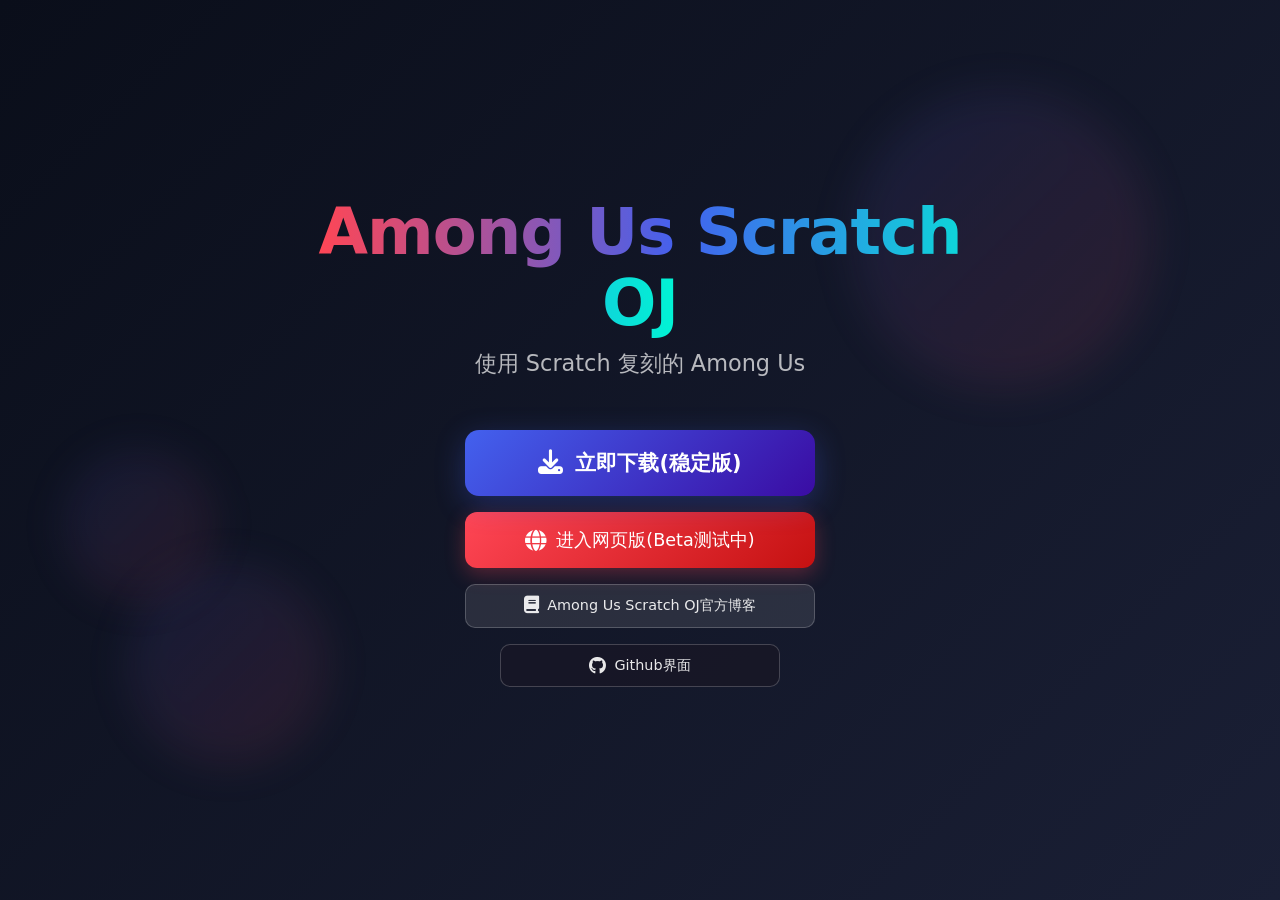
<file: index.html>
<!DOCTYPE html>
<html lang="zh-CN">
<head>
    <meta charset="UTF-8">
    <meta name="viewport" content="width=device-width, initial-scale=1.0">
    <title>Among Us Scratch OJ</title>
    <link rel="stylesheet" href="https://cdnjs.cloudflare.com/ajax/libs/font-awesome/6.4.0/css/all.min.css">
    <style>
        * {
            margin: 0;
            padding: 0;
            box-sizing: border-box;
        }
        
        body {
            font-family: 'Segoe UI', system-ui, -apple-system, sans-serif;
            background: linear-gradient(135deg, #0a0e1a 0%, #1a1f35 100%);
            color: white;
            min-height: 100vh;
            display: flex;
            align-items: center;
            justify-content: center;
            overflow-x: hidden;
        }
        
        .container {
            text-align: center;
            max-width: 800px;
            padding: 3rem 2rem;
            position: relative;
            z-index: 2;
        }
        
        .title-container {
            margin-bottom: 3rem;
        }
        
        h1 {
            font-size: 4rem;
            font-weight: 800;
            margin-bottom: 0.5rem;
            letter-spacing: -1px;
            line-height: 1.1;
        }
        
        .title-gradient {
            background: linear-gradient(90deg, #ff4655 0%, #4361ee 50%, #00f5d4 100%);
            -webkit-background-clip: text;
            -webkit-text-fill-color: transparent;
            background-clip: text;
        }
        
        .subtitle {
            font-size: 1.4rem;
            color: rgba(255, 255, 255, 0.7);
            font-weight: 300;
            max-width: 600px;
            margin: 0 auto;
            line-height: 1.6;
        }
        
        .download-section {
            margin-top: 3rem;
        }
        
        .buttons-container {
            display: flex;
            flex-direction: column;
            align-items: center;
            gap: 1rem;
            margin-bottom: 1rem;
        }
        
        .download-btn {
            display: inline-flex;
            align-items: center;
            justify-content: center;
            gap: 12px;
            background: linear-gradient(135deg, #4361ee 0%, #3a0ca3 100%);
            color: white;
            font-size: 1.3rem;
            font-weight: 600;
            padding: 1.2rem 3rem;
            border-radius: 14px;
            text-decoration: none;
            transition: all 0.3s cubic-bezier(0.4, 0, 0.2, 1);
            box-shadow: 0 8px 30px rgba(67, 97, 238, 0.3);
            border: none;
            cursor: pointer;
            position: relative;
            overflow: hidden;
            width: 100%;
            max-width: 350px;
        }
        
        .download-btn:hover {
            transform: translateY(-3px);
            box-shadow: 0 15px 40px rgba(67, 97, 238, 0.5);
            background: linear-gradient(135deg, #4a6eff 0%, #4a0fb5 100%);
        }
        
        .download-btn:active {
            transform: translateY(0);
        }
        
        .web-btn {
            display: inline-flex;
            align-items: center;
            justify-content: center;
            gap: 10px;
            background: linear-gradient(135deg, #ff4655 0%, #c51111 100%);
            color: white;
            font-size: 1.1rem;
            font-weight: 500;
            padding: 1rem 2.5rem;
            border-radius: 12px;
            text-decoration: none;
            transition: all 0.3s cubic-bezier(0.4, 0, 0.2, 1);
            border: none;
            cursor: pointer;
            width: 100%;
            max-width: 350px;
            box-shadow: 0 6px 20px rgba(255, 70, 85, 0.3);
        }
        
        .web-btn:hover {
            transform: translateY(-2px);
            box-shadow: 0 12px 30px rgba(255, 70, 85, 0.5);
            background: linear-gradient(135deg, #ff5c6a 0%, #d52121 100%);
        }
        
        .web-btn:active {
            transform: translateY(0);
        }
        
        .tutorial-btn {
            display: inline-flex;
            align-items: center;
            justify-content: center;
            gap: 8px;
            background: rgba(255, 255, 255, 0.1);
            color: rgba(255, 255, 255, 0.9);
            font-size: 0.9rem;
            font-weight: 500;
            padding: 0.7rem 1.8rem;
            border-radius: 10px;
            text-decoration: none;
            transition: all 0.3s cubic-bezier(0.4, 0, 0.2, 1);
            border: 1px solid rgba(255, 255, 255, 0.2);
            cursor: pointer;
            width: 100%;
            max-width: 350px;
            text-align: center;
        }
        
        .tutorial-btn:hover {
            background: rgba(255, 255, 255, 0.15);
            color: white;
            border-color: rgba(255, 255, 255, 0.3);
            transform: translateY(-1px);
        }
        
        .tutorial-btn:active {
            transform: translateY(0);
        }
        
        .github-btn {
            display: inline-flex;
            align-items: center;
            justify-content: center;
            gap: 8px;
            background: rgba(24, 23, 38, 0.8);
            color: rgba(255, 255, 255, 0.9);
            font-size: 0.9rem;
            font-weight: 500;
            padding: 0.7rem 1.8rem;
            border-radius: 10px;
            text-decoration: none;
            transition: all 0.3s cubic-bezier(0.4, 0, 0.2, 1);
            border: 1px solid rgba(255, 255, 255, 0.2);
            cursor: pointer;
            width: 100%;
            max-width: 280px;
        }
        
        .github-btn:hover {
            background: rgba(36, 35, 48, 0.9);
            color: white;
            border-color: rgba(255, 255, 255, 0.3);
            transform: translateY(-1px);
        }
        
        .github-btn:active {
            transform: translateY(0);
        }
        
        .download-btn i, .web-btn i, .tutorial-btn i, .github-btn i {
            font-size: 1.2em;
            transition: transform 0.3s ease;
        }
        
        .download-btn:hover i {
            transform: translateY(2px);
        }
        
        .web-btn:hover i {
            transform: translateY(1px);
        }
        
        .tutorial-btn:hover i, .github-btn:hover i {
            transform: translateY(1px);
        }
        
        .btn-pulse {
            position: absolute;
            width: 100%;
            height: 100%;
            top: 0;
            left: 0;
            border-radius: 14px;
            background: rgba(255, 255, 255, 0.1);
            opacity: 0;
            animation: pulse 2s infinite;
        }
        
        @keyframes pulse {
            0% {
                transform: scale(1);
                opacity: 0.7;
            }
            100% {
                transform: scale(1.1);
                opacity: 0;
            }
        }
        
        .version-info {
            margin-top: 1.5rem;
            color: rgba(255, 255, 255, 0.5);
            font-size: 0.9rem;
        }
        
        /* 装饰元素 */
        .decoration {
            position: absolute;
            width: 100%;
            height: 100%;
            top: 0;
            left: 0;
            z-index: 1;
            pointer-events: none;
        }
        
        .floating-shape {
            position: absolute;
            border-radius: 50%;
            background: linear-gradient(135deg, rgba(67, 97, 238, 0.1), rgba(255, 70, 85, 0.1));
            filter: blur(20px);
        }
        
        .shape-1 {
            width: 300px;
            height: 300px;
            top: 10%;
            right: 10%;
            animation: float 20s infinite ease-in-out;
        }
        
        .shape-2 {
            width: 200px;
            height: 200px;
            bottom: 15%;
            left: 10%;
            animation: float 25s infinite ease-in-out reverse;
        }
        
        .shape-3 {
            width: 150px;
            height: 150px;
            top: 50%;
            left: 5%;
            animation: float 18s infinite ease-in-out;
        }
        
        @keyframes float {
            0%, 100% {
                transform: translate(0, 0) rotate(0deg);
            }
            33% {
                transform: translate(30px, -50px) rotate(120deg);
            }
            66% {
                transform: translate(-20px, 20px) rotate(240deg);
            }
        }
        
        /* 响应式设计 */
        @media (max-width: 768px) {
            h1 {
                font-size: 2.8rem;
            }
            
            .subtitle {
                font-size: 1.2rem;
                padding: 0 1rem;
            }
            
            .download-btn {
                font-size: 1.1rem;
                padding: 1rem 2.5rem;
            }
            
            .web-btn {
                font-size: 1rem;
                padding: 0.9rem 2rem;
            }
            
            .tutorial-btn, .github-btn {
                font-size: 0.85rem;
                padding: 0.65rem 1.6rem;
                max-width: 280px;
            }
            
            .container {
                padding: 2rem 1.5rem;
            }
        }
        
        @media (max-width: 480px) {
            h1 {
                font-size: 2.2rem;
            }
            
            .subtitle {
                font-size: 1rem;
            }
            
            .download-btn {
                font-size: 1rem;
                padding: 0.9rem 2rem;
                flex-direction: column;
                gap: 8px;
            }
            
            .web-btn {
                font-size: 0.9rem;
                padding: 0.8rem 1.8rem;
                flex-direction: column;
                gap: 6px;
            }
            
            .tutorial-btn, .github-btn {
                font-size: 0.8rem;
                padding: 0.6rem 1.4rem;
                flex-direction: column;
                gap: 5px;
                max-width: 240px;
            }
            
            .download-btn i, .web-btn i, .tutorial-btn i, .github-btn i {
                font-size: 1.4em;
            }
        }
        
        /* 加载动画 */
        .loading-dots {
            display: none;
            gap: 8px;
            margin-top: 1rem;
            justify-content: center;
        }
        
        .loading-dots span {
            width: 10px;
            height: 10px;
            border-radius: 50%;
            background: #4361ee;
            animation: bounce 1.4s infinite ease-in-out both;
        }
        
        .loading-dots span:nth-child(1) {
            animation-delay: -0.32s;
        }
        
        .loading-dots span:nth-child(2) {
            animation-delay: -0.16s;
        }
        
        @keyframes bounce {
            0%, 80%, 100% {
                transform: scale(0);
            }
            40% {
                transform: scale(1);
            }
        }
    </style>
</head>
<body>
    <!-- 背景装饰 -->
    <div class="decoration">
        <div class="floating-shape shape-1"></div>
        <div class="floating-shape shape-2"></div>
        <div class="floating-shape shape-3"></div>
    </div>
    
    <!-- 主内容 -->
    <div class="container">
        <div class="title-container">
            <h1><span class="title-gradient">Among Us Scratch OJ</span></h1>
            <p class="subtitle">使用 Scratch 复刻的 Among Us</p>
        </div>
        
        <div class="download-section">
            <div class="buttons-container">
                <a href=".download" class="download-btn" id="downloadBtn">
                    <span class="btn-pulse"></span>
                    <i class="fas fa-download"></i>
                    立即下载(稳定版)
                </a>
                
                <a href="/jump-to/onlineplay" class="web-btn" id="webBtn" target="_blank">
                    <i class="fas fa-globe"></i>
                    进入网页版(Beta测试中)
                </a>
                
                <a href="/jump-to/auoj_blog" class="tutorial-btn" id="tutorialBtn" target="_blank">
                    <i class="fas fa-book"></i>
                    Among Us Scratch OJ官方博客
                </a>
                
                <a href="https://github.com/zhuo-yue-shi/AmongUsSc/" class="github-btn" id="githubBtn" target="_blank">
                    <i class="fab fa-github"></i>
                    Github界面
                </a>
            </div>
            
            <div class="loading-dots" id="loadingDots">
                <span></span>
                <span></span>
                <span></span>
            </div>
        </div>
    </div>
    
    <script>
        document.addEventListener('DOMContentLoaded', function() {
            const downloadBtn = document.getElementById('downloadBtn');
            const webBtn = document.getElementById('webBtn');
            const tutorialBtn = document.getElementById('tutorialBtn');
            const githubBtn = document.getElementById('githubBtn');
            const loadingDots = document.getElementById('loadingDots');
            
            // 点击下载按钮
            downloadBtn.addEventListener('click', function(e) {
                e.preventDefault();
                
                // 显示加载动画
                downloadBtn.style.opacity = '0.8';
                downloadBtn.style.pointerEvents = 'none';
                webBtn.style.opacity = '0.8';
                webBtn.style.pointerEvents = 'none';
                tutorialBtn.style.opacity = '0.8';
                tutorialBtn.style.pointerEvents = 'none';
                githubBtn.style.opacity = '0.8';
                githubBtn.style.pointerEvents = 'none';
                loadingDots.style.display = 'flex';
                
                // 模拟下载过程
                setTimeout(() => {
                    // 在实际应用中，这里应该跳转到下载页面
                    window.location.href = './download';
                    
                    // 恢复按钮状态（如果跳转失败）
                    setTimeout(() => {
                        downloadBtn.style.opacity = '1';
                        downloadBtn.style.pointerEvents = 'auto';
                        webBtn.style.opacity = '1';
                        webBtn.style.pointerEvents = 'auto';
                        tutorialBtn.style.opacity = '1';
                        tutorialBtn.style.pointerEvents = 'auto';
                        githubBtn.style.opacity = '1';
                        githubBtn.style.pointerEvents = 'auto';
                        loadingDots.style.display = 'none';
                    }, 3000);
                }, 1500);
            });
            
            // 点击网页版按钮
            webBtn.addEventListener('click', function(e) {
                // 添加点击反馈
                this.style.transform = 'scale(0.95)';
                setTimeout(() => {
                    this.style.transform = '';
                }, 150);
                
                // 在新标签页中打开网页版（target="_blank"已设置）
                console.log('正在打开网页版: https://auoj.ytt11.xyz/jump-to/onlineplay');
            });
            
            // 点击教程按钮
            tutorialBtn.addEventListener('click', function(e) {
                // 添加点击反馈
                this.style.transform = 'scale(0.95)';
                setTimeout(() => {
                    this.style.transform = '';
                }, 150);
                
                // 在新标签页中打开教程（target="_blank"已设置）
                console.log('正在打开教程: https://auoj.ytt11.xyz/jump-to/auoj_blog');
            });
            
            // 点击Github按钮
            githubBtn.addEventListener('click', function(e) {
                // 添加点击反馈
                this.style.transform = 'scale(0.95)';
                setTimeout(() => {
                    this.style.transform = '';
                }, 150);
                
                // 在新标签页中打开Github（target="_blank"已设置）
                console.log('正在打开Github界面: https://github.com/zhuo-yue-shi/AmongUsSc/');
            });
            
            // 添加键盘支持
            document.addEventListener('keydown', function(e) {
                if (e.key === 'Enter' || e.key === ' ') {
                    downloadBtn.focus();
                }
                
                if (e.key === 'Enter' && document.activeElement === downloadBtn) {
                    downloadBtn.click();
                }
                
                // 按W键聚焦网页版按钮
                if (e.key === 'w' || e.key === 'W') {
                    webBtn.focus();
                    e.preventDefault();
                }
                
                // 按T键聚焦教程按钮
                if (e.key === 't' || e.key === 'T') {
                    tutorialBtn.focus();
                    e.preventDefault();
                }
                
                // 按G键聚焦Github按钮
                if (e.key === 'g' || e.key === 'G') {
                    githubBtn.focus();
                    e.preventDefault();
                }
            });
            
            // 装饰元素动画增强
            const shapes = document.querySelectorAll('.floating-shape');
            shapes.forEach(shape => {
                // 随机动画参数
                const duration = Math.random() * 15 + 20;
                shape.style.animationDuration = `${duration}s`;
            });
        });
    </script>
</body>
</html>
</file>
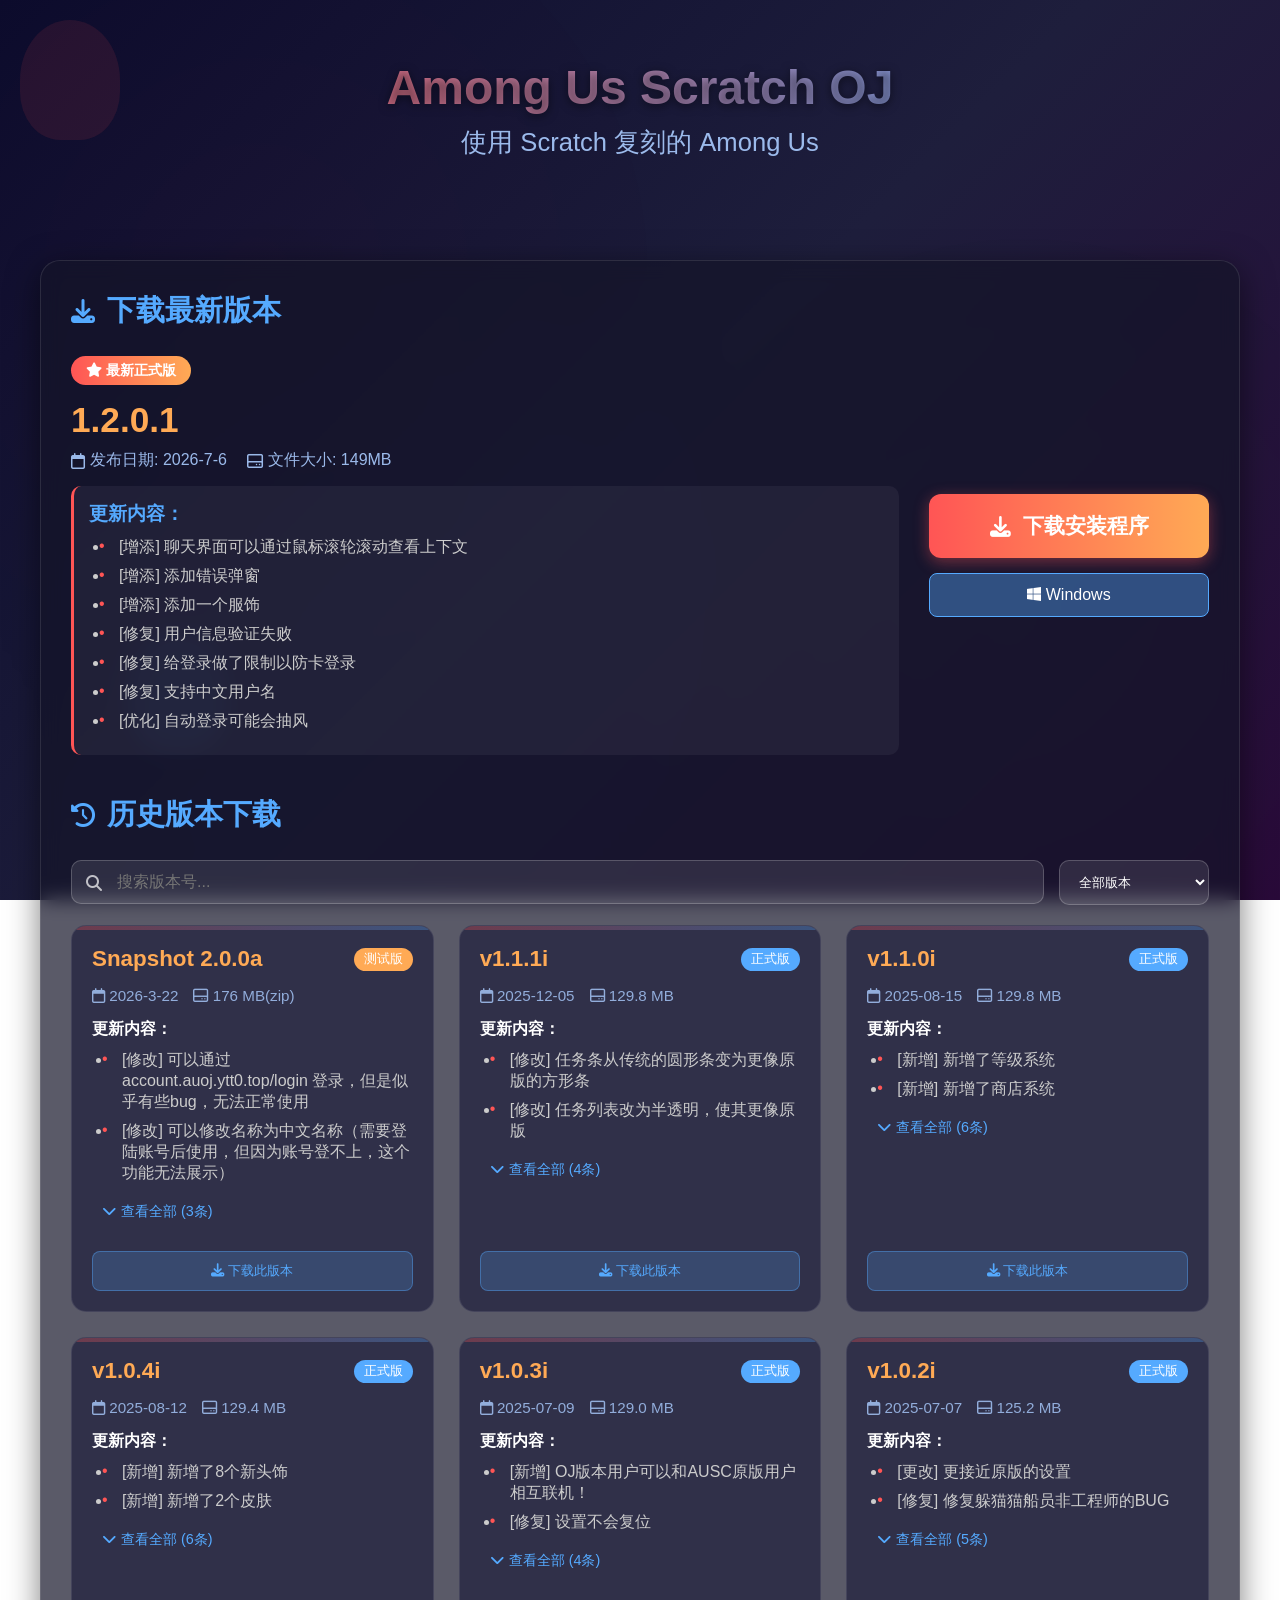
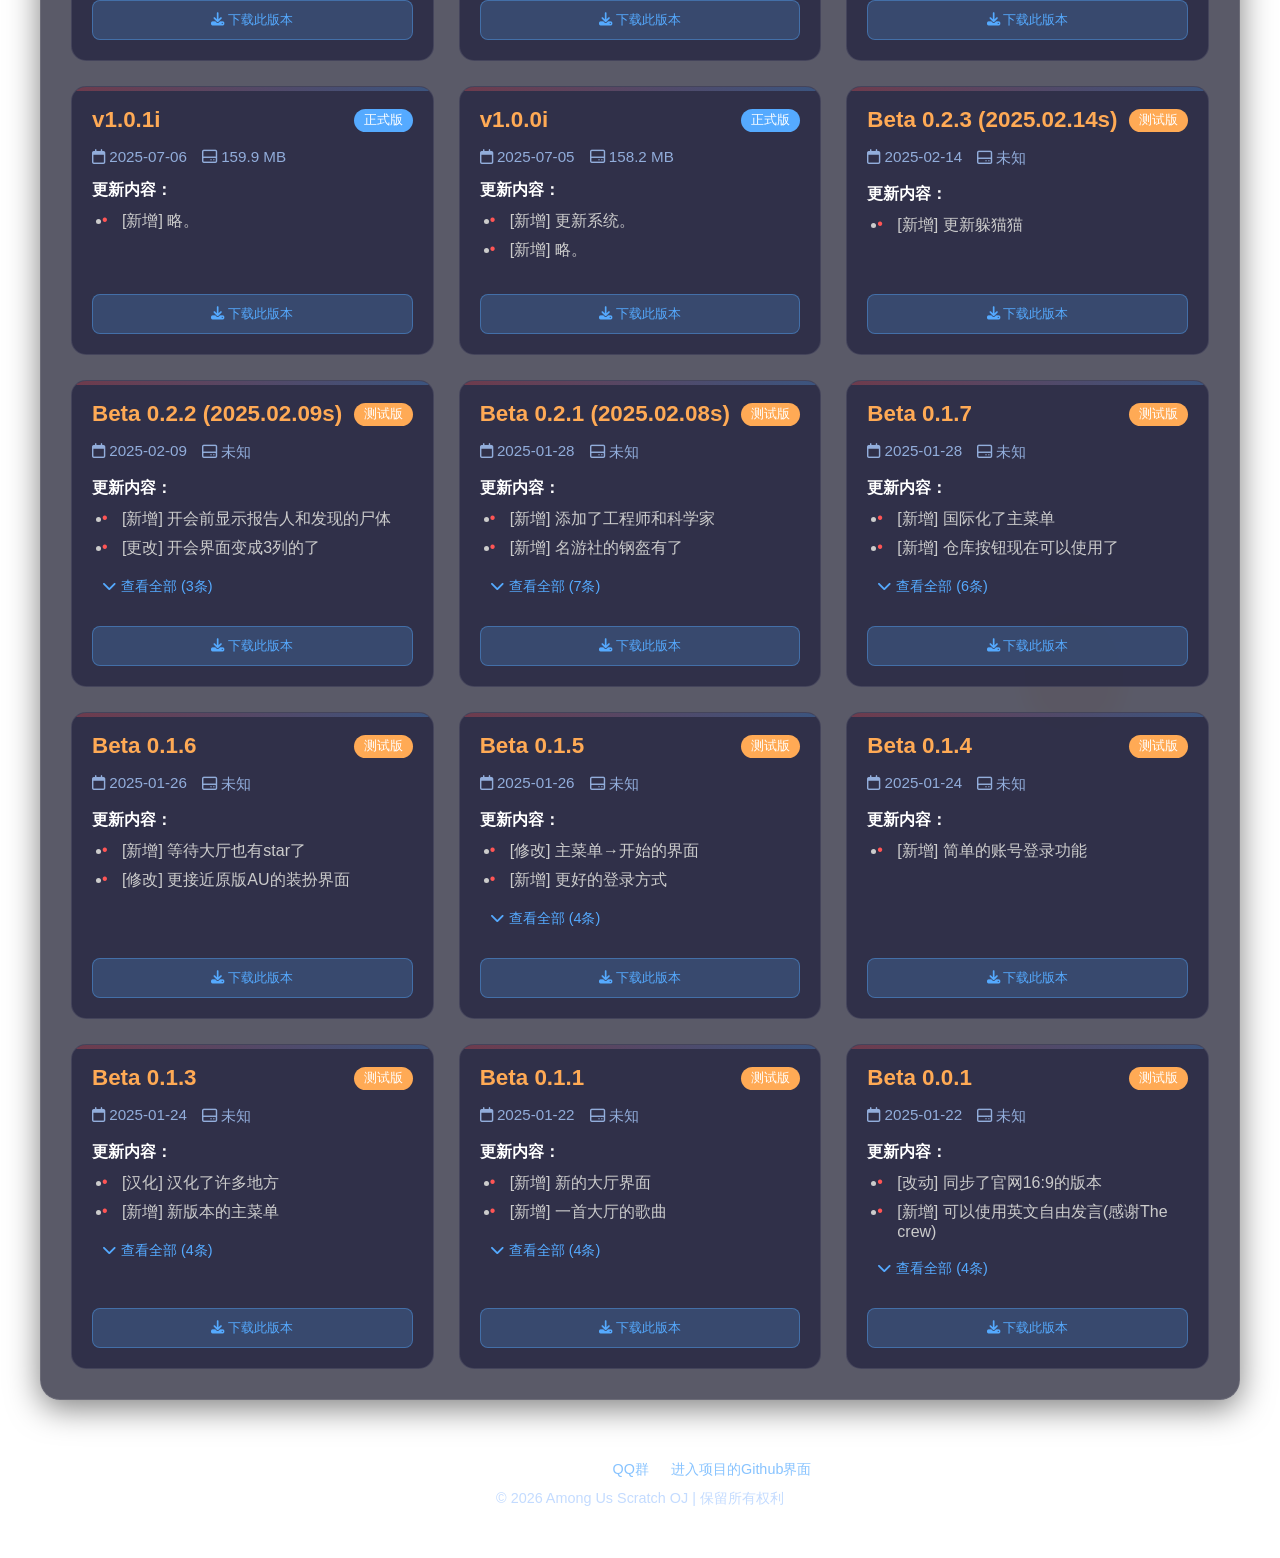
<file: download/index.html>
<!DOCTYPE html>
<html lang="zh-CN">
<head>
    <meta charset="UTF-8">
    <meta name="viewport" content="width=device-width, initial-scale=1.0">
    <title>Among Us Scratch OJ - 下载中心</title>
    <link rel="stylesheet" href="https://cdnjs.cloudflare.com/ajax/libs/font-awesome/6.4.0/css/all.min.css">
    <link rel="icon" type="image/png" href="../resource/icon.png">
    <style>
        * {
            margin: 0;
            padding: 0;
            box-sizing: border-box;
            font-family: 'Segoe UI', Tahoma, Geneva, Verdana, sans-serif;
        }
        
        body {
            background: linear-gradient(135deg, #0c0c2d, #1e1e3c, #2a0a3a);
            color: #fff;
            min-height: 100vh;
            padding: 20px;
            position: relative;
            background-attachment: fixed;
        }
        
        .container {
            max-width: 1200px;
            margin: 0 auto;
            position: relative;
            z-index: 2;
        }
        
        .background-art {
            position: fixed;
            top: 0;
            left: 0;
            width: 100%;
            height: 100%;
            z-index: 1;
            opacity: 0.1;
            background-image: 
                radial-gradient(circle at 20% 30%, rgba(255, 0, 0, 0.2) 0%, transparent 40%),
                radial-gradient(circle at 80% 70%, rgba(0, 255, 0, 0.2) 0%, transparent 40%),
                radial-gradient(circle at 30% 70%, rgba(0, 0, 255, 0.2) 0%, transparent 40%);
            pointer-events: none;
        }
        
        .crewmate {
            position: absolute;
            width: 100px;
            height: 120px;
            background: #ff5555;
            border-radius: 50% 50% 40% 40%;
            z-index: 1;
            opacity: 0.1;
            animation: float 15s infinite linear;
        }
        
        .crewmate:nth-child(2) {
            background: #55aaff;
            top: 20%;
            left: 10%;
            animation-delay: -3s;
            animation-duration: 20s;
        }
        
        .crewmate:nth-child(3) {
            background: #ffaa55;
            top: 70%;
            left: 80%;
            animation-delay: -7s;
            animation-duration: 18s;
        }
        
        @keyframes float {
            0% {
                transform: translate(0, 0) rotate(0deg);
            }
            25% {
                transform: translate(50px, 30px) rotate(5deg);
            }
            50% {
                transform: translate(100px, 0) rotate(0deg);
            }
            75% {
                transform: translate(50px, -30px) rotate(-5deg);
            }
            100% {
                transform: translate(0, 0) rotate(0deg);
            }
        }
        
        header {
            text-align: center;
            padding: 40px 20px;
            animation: fadeIn 1s ease;
            position: relative;
            z-index: 3;
        }
        
        .logo {
            font-size: 4.5rem;
            margin-bottom: 15px;
            color: #ff5555;
            text-shadow: 0 0 15px rgba(255, 85, 85, 0.5);
        }
        
        h1 {
            font-size: 3rem;
            margin-bottom: 10px;
            text-shadow: 0 2px 10px rgba(0, 0, 0, 0.5);
            background: linear-gradient(to right, #ff5555, #55aaff);
            -webkit-background-clip: text;
            -webkit-text-fill-color: transparent;
        }
        
        .subtitle {
            font-size: 1.6rem;
            opacity: 0.9;
            margin-bottom: 30px;
            color: #aaccff;
            max-width: 600px;
            margin-left: auto;
            margin-right: auto;
        }
        
        .download-section {
            background: rgba(20, 20, 40, 0.7);
            backdrop-filter: blur(10px);
            border-radius: 20px;
            padding: 30px;
            margin: 30px 0;
            box-shadow: 0 8px 32px rgba(0, 0, 0, 0.5);
            border: 1px solid rgba(255, 255, 255, 0.1);
            animation: slideUp 0.8s ease;
            position: relative;
            z-index: 3;
        }
        
        .section-title {
            font-size: 1.8rem;
            margin-bottom: 25px;
            display: flex;
            align-items: center;
            color: #55aaff;
        }
        
        .section-title i {
            margin-right: 12px;
            font-size: 1.5rem;
        }
        
        .latest-release {
            display: flex;
            flex-wrap: wrap;
            gap: 30px;
            align-items: center;
            margin-bottom: 40px;
        }
        
        .version-info {
            flex: 1;
            min-width: 300px;
        }
        
        .version-badge {
            display: inline-block;
            background: linear-gradient(to right, #ff5555, #ffaa55);
            color: white;
            padding: 5px 15px;
            border-radius: 20px;
            font-size: 0.9rem;
            font-weight: bold;
            margin-bottom: 15px;
        }
        
        .version-number {
            font-size: 2.2rem;
            margin-bottom: 10px;
            font-weight: 600;
            color: #ffaa55;
        }
        
        .version-details {
            margin-bottom: 15px;
            opacity: 0.9;
            display: flex;
            gap: 20px;
            flex-wrap: wrap;
        }
        
        .release-date, .file-size {
            display: flex;
            align-items: center;
            gap: 5px;
            color: #aaccff;
        }
        
        .release-notes {
            background: rgba(255, 255, 255, 0.05);
            padding: 15px;
            border-radius: 10px;
            margin-top: 15px;
            border-left: 3px solid #ff5555;
        }
        
        .release-notes h3 {
            margin-bottom: 10px;
            color: #55aaff;
        }
        
        .release-notes ul {
            padding-left: 20px;
        }
        
        .release-notes li {
            margin-bottom: 8px;
            color: #ccc;
            position: relative;
            padding-left: 10px;
        }
        
        .release-notes li:before {
            content: "•";
            color: #ff5555;
            position: absolute;
            left: -10px;
        }
        
        .download-actions {
            display: flex;
            flex-direction: column;
            gap: 15px;
            min-width: 280px;
        }
        
        .primary-download {
            background: linear-gradient(to right, #ff5555, #ffaa55);
            color: white;
            border: none;
            padding: 18px 35px;
            font-size: 1.3rem;
            border-radius: 12px;
            cursor: pointer;
            display: flex;
            align-items: center;
            justify-content: center;
            gap: 12px;
            font-weight: 600;
            transition: all 0.3s ease;
            box-shadow: 0 4px 15px rgba(255, 85, 85, 0.4);
        }
        
        .primary-download:hover {
            transform: translateY(-3px);
            box-shadow: 0 6px 20px rgba(255, 85, 85, 0.6);
            background: linear-gradient(to right, #ff6666, #ffbb66);
        }
        
        .platform-options {
            display: flex;
            gap: 12px;
            flex-wrap: wrap;
        }
        
        .platform-btn {
            flex: 1;
            background: rgba(255, 255, 255, 0.1);
            color: white;
            border: 1px solid rgba(255, 255, 255, 0.2);
            padding: 12px;
            border-radius: 8px;
            cursor: pointer;
            transition: all 0.2s ease;
            text-align: center;
            min-width: 120px;
        }
        
        .platform-btn:hover {
            background: rgba(255, 255, 255, 0.2);
        }
        
        .platform-btn.active {
            background: rgba(85, 170, 255, 0.4);
            border-color: #55aaff;
        }
        
        .historical-releases {
            margin-top: 40px;
        }
        
        .versions-container {
            display: grid;
            grid-template-columns: repeat(auto-fill, minmax(320px, 1fr));
            gap: 25px;
            margin-top: 20px;
        }
        
        .version-card {
            background: rgba(30, 30, 60, 0.7);
            border-radius: 15px;
            padding: 20px;
            border: 1px solid rgba(255, 255, 255, 0.1);
            transition: all 0.3s ease;
            position: relative;
            overflow: hidden;
            display: flex;
            flex-direction: column;
        }
        
        .version-card:hover {
            transform: translateY(-5px);
            border-color: rgba(85, 170, 255, 0.5);
            box-shadow: 0 5px 15px rgba(0, 0, 0, 0.3);
        }
        
        .version-card::before {
            content: '';
            position: absolute;
            top: 0;
            left: 0;
            width: 100%;
            height: 4px;
            background: linear-gradient(to right, #ff5555, #55aaff);
            opacity: 0.3;
        }
        
        .card-header {
            display: flex;
            justify-content: space-between;
            align-items: center;
            margin-bottom: 15px;
        }
        
        .card-header h3 {
            font-size: 1.4rem;
            color: #ffaa55;
        }
        
        .version-stable {
            background: #55aaff;
            padding: 3px 10px;
            border-radius: 12px;
            font-size: 0.8rem;
        }
        
        .version-beta {
            background: #ffaa55;
            padding: 3px 10px;
            border-radius: 12px;
            font-size: 0.8rem;
        }
        
        .card-details {
            display: flex;
            gap: 15px;
            margin-bottom: 15px;
            font-size: 0.95rem;
            opacity: 0.8;
            color: #aaccff;
        }
        
        .update-log {
            flex-grow: 1;
            margin-bottom: 15px;
        }
        
        .update-log ul {
            padding-left: 20px;
            margin-top: 10px;
        }
        
        .update-log li {
            margin-bottom: 8px;
            color: #ccc;
            position: relative;
            padding-left: 10px;
        }
        
        .update-log li:before {
            content: "•";
            color: #ff5555;
            position: absolute;
            left: -10px;
        }
        
        .show-more {
            color: #55aaff;
            background: transparent;
            border: none;
            padding: 5px 10px;
            cursor: pointer;
            text-align: left;
            font-size: 0.9rem;
            margin-top: 5px;
            display: inline-flex;
            align-items: center;
            gap: 5px;
        }
        
        .show-more:hover {
            color: #ffaa55;
            text-decoration: underline;
        }
        
        .download-btn {
            background: rgba(85, 170, 255, 0.2);
            color: #55aaff;
            border: 1px solid rgba(85, 170, 255, 0.4);
            padding: 10px 15px;
            border-radius: 8px;
            cursor: pointer;
            display: block;
            width: 100%;
            text-align: center;
            transition: all 0.2s ease;
            font-weight: 500;
            margin-top: 10px;
        }
        
        .download-btn:hover {
            background: rgba(85, 170, 255, 0.3);
        }
        
        .search-filter {
            display: flex;
            gap: 15px;
            margin-bottom: 20px;
            flex-wrap: wrap;
        }
        
        .search-box {
            flex: 1;
            min-width: 250px;
            position: relative;
        }
        
        .search-box input {
            width: 100%;
            padding: 12px 15px 12px 45px;
            border-radius: 10px;
            border: none;
            background: rgba(255, 255, 255, 0.1);
            color: white;
            font-size: 1rem;
            border: 1px solid rgba(255, 255, 255, 0.2);
        }
        
        .search-box i {
            position: absolute;
            left: 15px;
            top: 50%;
            transform: translateY(-50%);
            opacity: 0.7;
        }
        
        .filter-select {
            background: rgba(255, 255, 255, 0.1);
            color: white;
            border: 1px solid rgba(255, 255, 255, 0.2);
            padding: 0 15px;
            border-radius: 10px;
            min-width: 150px;
            height: 45px;
        }
        
        .loading {
            text-align: center;
            padding: 40px;
            color: #aaccff;
            font-size: 1.2rem;
        }
        
        .loading i {
            font-size: 2rem;
            margin-bottom: 15px;
            display: block;
            animation: spin 1.5s linear infinite;
        }
        
        footer {
            text-align: center;
            padding: 30px;
            opacity: 0.7;
            font-size: 0.9rem;
            position: relative;
            z-index: 3;
        }
        
        .copyright {
            margin-top: 10px;
            color: #aaccff;
        }
        
        a {
            color: #55aaff;
            text-decoration: none;
        }
        
        a:hover {
            text-decoration: underline;
            color: #ffaa55;
        }
        
        @keyframes fadeIn {
            from { opacity: 0; }
            to { opacity: 1; }
        }
        
        @keyframes slideUp {
            from { 
                opacity: 0;
                transform: translateY(30px);
            }
            to { 
                opacity: 1;
                transform: translateY(0);
            }
        }
        
        @keyframes spin {
            from { transform: rotate(0deg); }
            to { transform: rotate(360deg); }
        }
        
        @media (max-width: 768px) {
            .latest-release {
                flex-direction: column;
            }
            
            .download-actions {
                width: 100%;
            }
            
            h1 {
                font-size: 2.2rem;
            }
            
            .subtitle {
                font-size: 1.2rem;
            }
            
            .logo {
                font-size: 3.5rem;
            }
        }
        
        @media (max-width: 480px) {
            .section-title {
                font-size: 1.5rem;
            }
            
            .version-number {
                font-size: 1.8rem;
            }
            
            .versions-container {
                grid-template-columns: 1fr;
            }
            
            .search-filter {
                flex-direction: column;
            }
            
            .filter-select {
                width: 100%;
            }
        }
    </style>
</head>
<body>
    <div class="background-art"></div>
    <div class="crewmate"></div>
    <div class="crewmate"></div>
    <div class="crewmate"></div>
    
    <div class="container">
        <header>
            <h1>Among Us Scratch OJ</h1>
            <p class="subtitle">使用 Scratch 复刻的 Among Us</p>
        </header>
        
        <section class="download-section">
            <h2 class="section-title">
                <i class="fas fa-download"></i>下载最新版本
            </h2>
            
            <div class="latest-release">
                <div class="version-info" id="latest-version">
                    <!-- 最新版本信息将由JS填充 -->
                    <div class="loading">
                        <i class="fas fa-spinner"></i>
                        正在加载版本信息...
                    </div>
                </div>
                
                <div class="download-actions">
                    <button class="primary-download" id="download-latest">
                        <i class="fas fa-download"></i> 下载安装程序
                    </button>
                    
                    <div class="platform-options">
                        <div class="platform-btn active">
                            <i class="fab fa-windows"></i> Windows
                        </div>
                    </div>
                </div>
            </div>
            
            <div class="historical-releases">
                <h2 class="section-title">
                    <i class="fas fa-history"></i>历史版本下载
                </h2>
                
                <div class="search-filter">
                    <div class="search-box">
                        <i class="fas fa-search"></i>
                        <input type="text" id="version-search" placeholder="搜索版本号...">
                    </div>
                    
                    <select class="filter-select" id="version-filter">
                        <option value="all">全部版本</option>
                        <option value="stable">仅正式版</option>
                        <option value="beta">测试版</option>
                    </select>
                </div>
                
                <div class="versions-container" id="versions-container">
                    <!-- 历史版本将由JS填充 -->
                    <div class="loading">
                        <i class="fas fa-spinner"></i>
                        正在加载历史版本...
                    </div>
                </div>
            </div>
        </section>
        
        <footer>
            <p>需要帮助？加入我们的 <a href="https://qm.qq.com/q/IshSSjYFwc">QQ群</a> 或 <a href="https://github.com/zhuo-yue-shi/AmongUsSc">进入项目的Github界面</a></p>
            <p class="copyright">© 2026 Among Us Scratch OJ | 保留所有权利</p>
        </footer>
    </div>

    <script>
        // 获取版本数据
        async function fetchVersionData() {
            try {
                const response = await fetch('updatas.json');
                const data = await response.json();
                
                return data;
            } catch (error) {
                console.error('获取版本数据失败:', error);
                return [];
            }
        }

        // 渲染最新版本
        function renderLatestVersion(latest) {
            const latestContainer = document.getElementById('latest-version');
            
            latestContainer.innerHTML = `
                <div class="version-badge">
                    <i class="fas fa-star"></i> 最新${latest.type}
                </div>
                <div class="version-number">${latest.ver}</div>
                <div class="version-details">
                    <span class="release-date">
                        <i class="far fa-calendar"></i> 发布日期: ${latest.date}
                    </span>
                    <span class="file-size">
                        <i class="far fa-hdd"></i> 文件大小: ${latest.size}
                    </span>
                </div>
                <div class="release-notes">
                    <h3>更新内容：</h3>
                    <ul>
                        ${latest.updata.map(item => `<li>${item}</li>`).join('')}
                    </ul>
                </div>
            `;
            
            // 设置下载按钮
            const downloadBtn = document.getElementById('download-latest');
            downloadBtn.onclick = () => {
                window.open(latest.url, '_blank');
            };
        }

        // 渲染历史版本
        function renderHistoricalVersions(versions) {
            const container = document.getElementById('versions-container');
            
            if (versions.length === 0) {
                container.innerHTML = '<p class="no-results">没有找到历史版本</p>';
                return;
            }
            
            container.innerHTML = versions.map(version => `
                <div class="version-card">
                    <div class="card-header">
                        <h3>${version.ver}</h3>
                        <span class="${version.type === '正式版' ? 'version-stable' : 'version-beta'}">
                            ${version.type}
                        </span>
                    </div>
                    <div class="card-details">
                        <span><i class="far fa-calendar"></i> ${version.date}</span>
                        <span><i class="far fa-hdd"></i> ${version.size}</span>
                    </div>
                    <div class="update-log">
                        <h4>更新内容：</h4>
                        <ul>
                            ${version.updata.slice(0, 2).map(item => `<li>${item}</li>`).join('')}
                            ${version.updata.length > 2 ? 
                                `<div class="additional-updates" style="display:none">
                                    ${version.updata.slice(2).map(item => `<li>${item}</li>`).join('')}
                                </div>` : ''}
                        </ul>
                        ${version.updata.length > 2 ? 
                            `<button class="show-more">
                                <i class="fas fa-chevron-down"></i> 查看全部 (${version.updata.length}条)
                            </button>` : ''}
                    </div>
                    <button class="download-btn" data-url="${version.url}">
                        <i class="fas fa-download"></i> 下载此版本
                    </button>
                </div>
            `).join('');
            
            // 添加下载事件
            document.querySelectorAll('.download-btn').forEach(btn => {
                btn.addEventListener('click', function() {
                    window.open(this.getAttribute('data-url'), '_blank');
                });
            });
            
            // 添加"查看更多"事件
            document.querySelectorAll('.show-more').forEach(btn => {
                btn.addEventListener('click', function() {
                    const card = this.closest('.version-card');
                    const additional = card.querySelector('.additional-updates');
                    
                    if (additional.style.display === 'none') {
                        additional.style.display = 'block';
                        this.innerHTML = `<i class="fas fa-chevron-up"></i> 收起内容`;
                        card.style.height = 'auto';
                    } else {
                        additional.style.display = 'none';
                        this.innerHTML = `<i class="fas fa-chevron-down"></i> 查看全部 (${version.updata.length}条)`;
                    }
                });
            });
        }

        // 初始化页面
        async function initPage() {
            const versions = await fetchVersionData();
            
            if (versions.length === 0) {
                document.getElementById('latest-version').innerHTML = 
                    '<p class="error">无法加载版本信息，请稍后再试</p>';
                document.getElementById('versions-container').innerHTML = 
                    '<p class="error">无法加载历史版本</p>';
                return;
            }
            
            // 排序版本（按buildNum降序）
            versions.sort((a, b) => b.buildNum - a.buildNum);
            
            // 最新版本是第一个
            const latestVersion = versions[0];
            renderLatestVersion(latestVersion);
            
            // 历史版本是其余部分
            const historicalVersions = versions.slice(1);
            renderHistoricalVersions(historicalVersions);
            
            // 搜索功能
            document.getElementById('version-search').addEventListener('input', function() {
                const searchTerm = this.value.toLowerCase();
                const cards = document.querySelectorAll('.version-card');
                
                cards.forEach(card => {
                    const version = card.querySelector('h3').textContent.toLowerCase();
                    if (version.includes(searchTerm)) {
                        card.style.display = 'block';
                    } else {
                        card.style.display = 'none';
                    }
                });
            });
            
            // 筛选功能
            document.getElementById('version-filter').addEventListener('change', function() {
                const filterValue = this.value;
                const cards = document.querySelectorAll('.version-card');
                
                cards.forEach(card => {
                    const type = card.querySelector('.version-stable, .version-beta').textContent;
                    
                    if (filterValue === 'all') {
                        card.style.display = 'block';
                    } else if (filterValue === 'stable' && type === '正式版') {
                        card.style.display = 'block';
                    } else if (filterValue === 'beta' && type === '测试版') {
                        card.style.display = 'block';
                    } else {
                        card.style.display = 'none';
                    }
                });
            });
        }

        // 页面加载完成后初始化
        document.addEventListener('DOMContentLoaded', initPage);
    </script>
</body>
</html>
</file>
